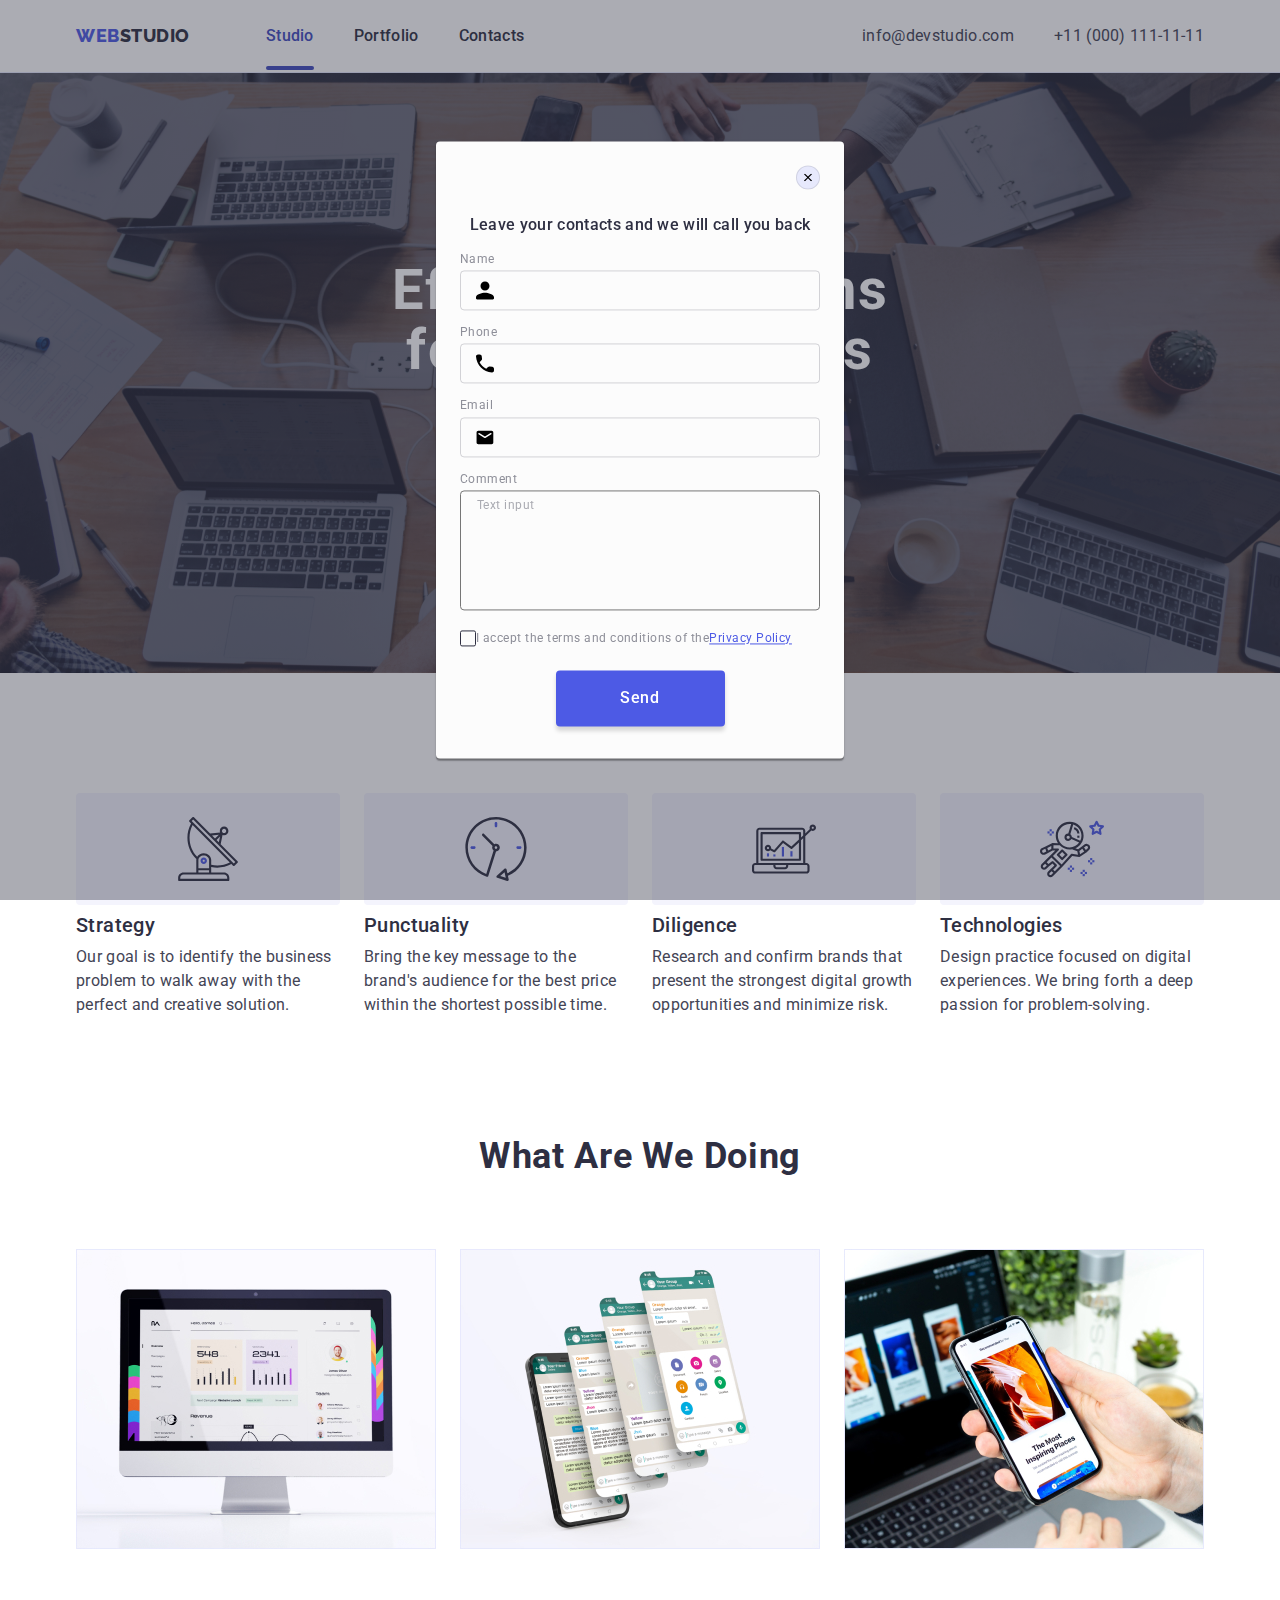
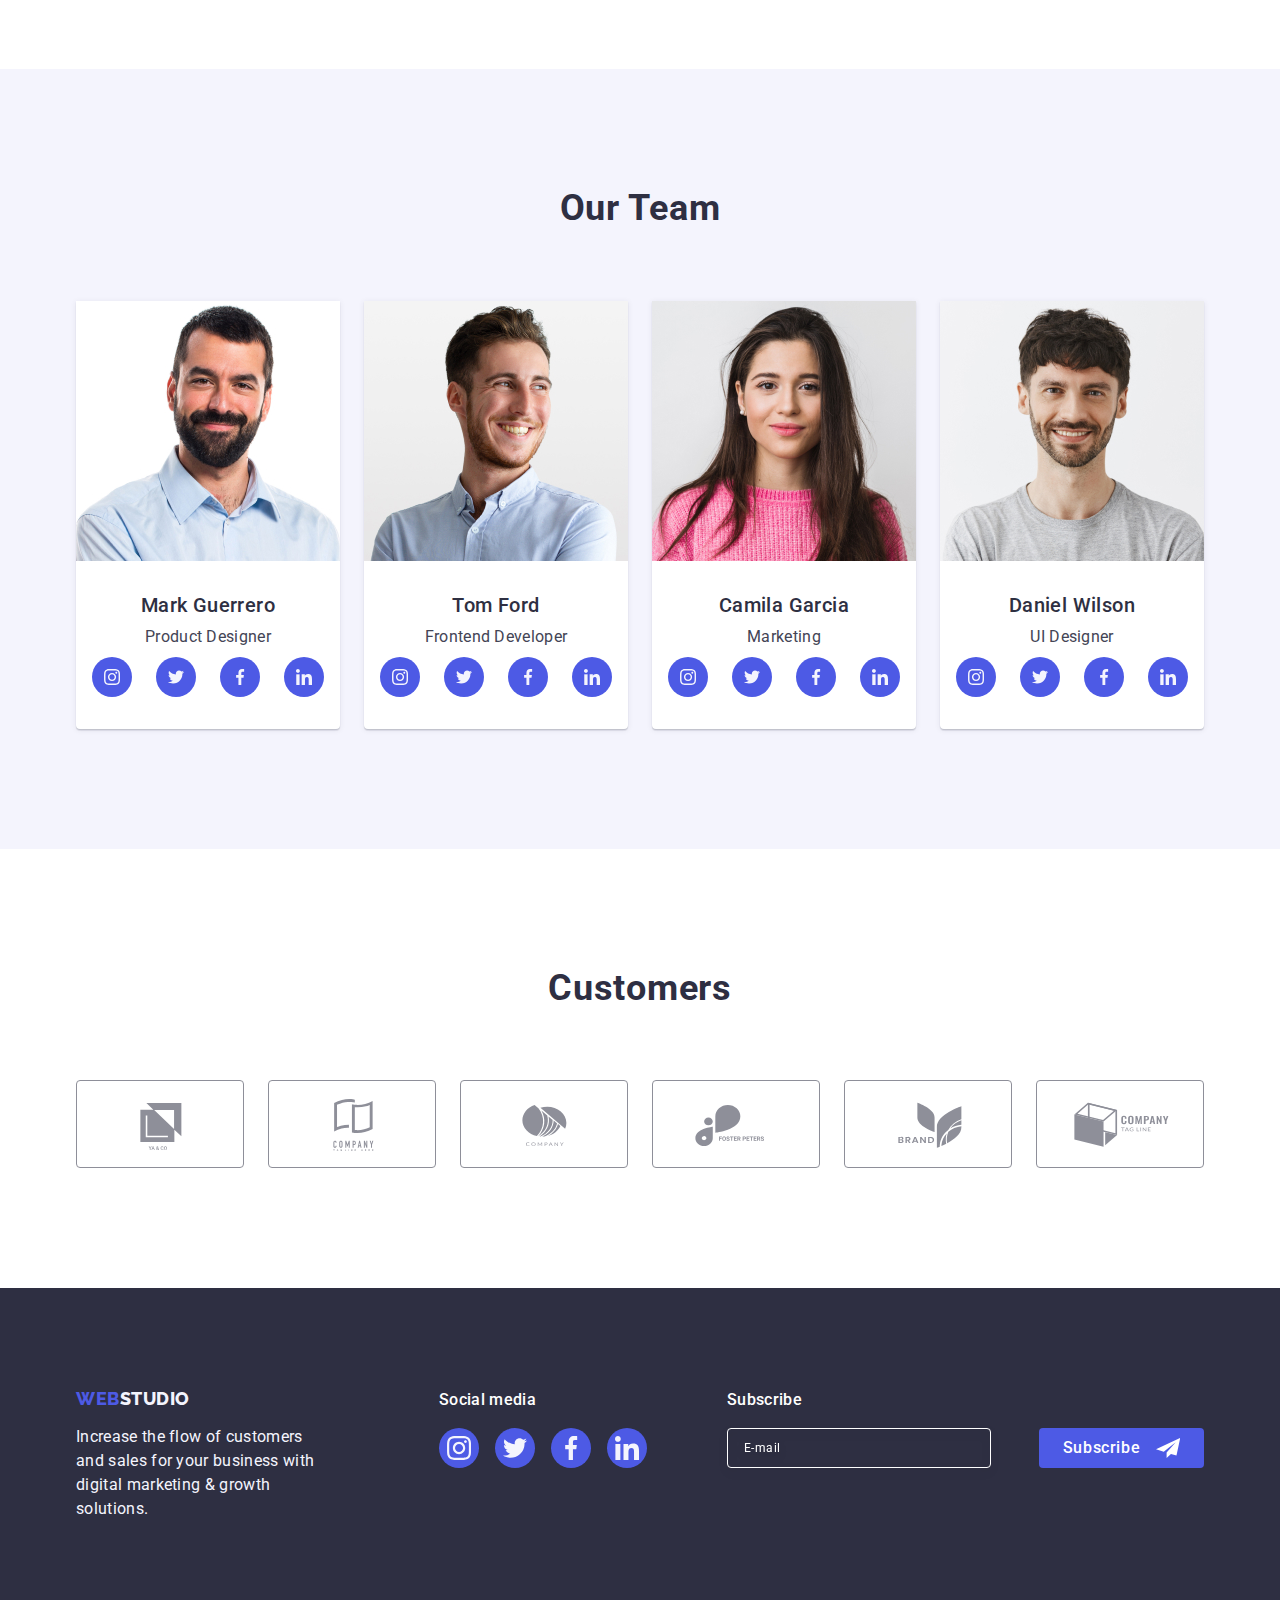
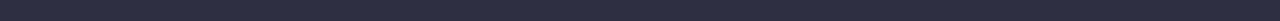
<file: index.html>
<!DOCTYPE html>
<html lang="en">
  <head>
    <meta charset="UTF-8" />
    <meta http-equiv="X-UA-Compatible" content="IE=edge" />
    <meta name="viewport" content="width=device-width, initial-scale=1.0" />
    <title>WebStudio</title>

    <link rel="preconnect" href="https://fonts.googleapis.com" />
    <link rel="preconnect" href="https://fonts.gstatic.com" crossorigin />
    <link
      href="https://fonts.googleapis.com/css2?family=Raleway:wght@800&family=Roboto:wght@400;500;700;900&display=swap"
      rel="stylesheet"
    />

    <link
      rel="stylesheet"
      href="https://cdn.jsdelivr.net/npm/modern-normalize@1.1.0/modern-normalize.min.css"
    />
    <link rel="stylesheet" href="./css/styles.css" />
  </head>
  <body>
    <!-- хедер -->

    <header class="page-header">
      <div class="container page-header-container">
        <nav class="header-nav">
          <a class="logo link header-logo" href="./index.html"
            >WEB<span class="logo-web">Studio</span></a
          >
          <ul class="nav-list list">
            <li>
              <a
                class="nav-list-item link nav-list-pseudo header-studio-link"
                href="./index.html"
                >Studio</a
              >
            </li>
            <li>
              <a class="nav-list-item link" href="./portfolio.html"
                >Portfolio</a
              >
            </li>
            <li>
              <a class="nav-list-item link" href="">Contacts</a>
            </li>
          </ul>
        </nav>
        <address class="adress">
          <ul class="contact list">
            <li>
              <a class="contact link" href="mailto:info@devstudio.com"
                >info@devstudio.com</a
              >
            </li>
            <li>
              <a class="contact link" href="tel:+110001111111"
                >+11 (000) 111-11-11</a
              >
            </li>
          </ul>
        </address>
      </div>
    </header>

    <!-- основний блок -->

    <main>
      <!-- сторінка герой -->

      <section class="hero-section">
        <div class="container">
          <h1 class="main-title">
            Effective Solutions <br />
            for Your Business
          </h1>
          <button class="order-service-btn" type="button" data-modal-open>
            Order Service
          </button>
        </div>
      </section>

      <!-- наші цілі-->

      <section class="section">
        <div class="container">
          <h2 class="visually-hidden">Our goals</h2>
          <ul class="list goals-list">
            <li class="goals-list-item">
              <div class="icon-goals-list">
                <svg class="icon-goals" width="64" height="64">
                  <use href="./images/icons.svg#icon-antenna"></use>
                </svg>
              </div>
              <h3 class="goals">Strategy</h3>
              <p class="goals-description">
                Our goal is to identify the business problem to walk away with
                the perfect and creative solution.
              </p>
            </li>
            <li class="goals-list-item">
              <div class="icon-goals-list">
                <svg class="icon-goals" width="64" height="64">
                  <use href="./images/icons.svg#icon-clock"></use>
                </svg>
              </div>
              <h3 class="goals">Punctuality</h3>
              <p class="goals-description">
                Bring the key message to the brand's audience for the best price
                within the shortest possible time.
              </p>
            </li>
            <li class="goals-list-item">
              <div class="icon-goals-list">
                <svg class="icon-goals" width="64" height="64">
                  <use href="./images/icons.svg#icon-diagram"></use>
                </svg>
              </div>
              <h3 class="goals">Diligence</h3>
              <p class="goals-description">
                Research and confirm brands that present the strongest digital
                growth opportunities and minimize risk.
              </p>
            </li>
            <li class="goals-list-item">
              <div class="icon-goals-list">
                <svg class="icon-goals" width="64" height="64">
                  <use href="./images/icons.svg#icon-astronaut"></use>
                </svg>
              </div>
              <h3 class="goals">Technologies</h3>
              <p class="goals-description">
                Design practice focused on digital experiences. We bring forth a
                deep passion for problem-solving.
              </p>
            </li>
          </ul>
        </div>
      </section>

      <!-- приклади робіт -->

      <section class="work-examples-section">
        <div class="container">
          <h2 class="work-examples-title">What are we doing</h2>
          <ul class="list work-examples-list">
            <li class="work-examples-item">
              <img
                src="./images/what-are-we-doing/img-1.jpg"
                alt="imac"
                width="360"
                height="300"
              />
            </li>
            <li class="work-examples-item">
              <img
                src="./images/what-are-we-doing/img-2.jpg"
                alt="iphone"
                width="360"
                height="300"
              />
            </li>
            <li class="work-examples-item">
              <img
                src="./images/what-are-we-doing/img-3.jpg"
                alt="macbook"
                width="360"
                height="300"
              />
            </li>
          </ul>
        </div>
      </section>

      <!-- наша команда -->

      <section class="our-team section">
        <div class="container">
          <h2 class="our-team-title">Our Team</h2>
          <ul class="list our-team-list">
            <li class="our-team-item">
              <img
                src="./images/our-team/mark-guerrero.jpg"
                alt="Mark Guerrero"
                width="264"
                height="260"
              />
              <div class="our-team-card">
                <h3 class="our-team-name">Mark Guerrero</h3>
                <p class="our-team-position">Product Designer</p>
                <ul class="social-network-list list">
                  <li class="social-network-item">
                    <a href="" class="social-network-link">
                      <svg
                        class="social-network-icon"
                        aria-label="іконка інстаграму"
                        width="16"
                        height="16"
                      >
                        <use href="./images/icons.svg#icon-instagram"></use>
                      </svg>
                    </a>
                  </li>
                  <li class="social-network-item">
                    <a href="" class="social-network-link">
                      <svg
                        class="social-network-icon"
                        aria-label="іконка твітера"
                        width="16"
                        height="16"
                      >
                        <use href="./images/icons.svg#icon-twitter"></use>
                      </svg>
                    </a>
                  </li>
                  <li class="social-network-item">
                    <a href="" class="social-network-link">
                      <svg
                        class="social-network-icon"
                        aria-label="іконка фейсбук"
                        width="16"
                        height="16"
                      >
                        <use href="./images/icons.svg#icon-facebook"></use>
                      </svg>
                    </a>
                  </li>
                  <li class="social-network-item">
                    <a href="" class="social-network-link">
                      <svg
                        class="social-network-icon"
                        aria-label="іконка лінкедина"
                        width="16"
                        height="16"
                      >
                        <use href="./images/icons.svg#icon-linkedin"></use>
                      </svg>
                    </a>
                  </li>
                </ul>
              </div>
            </li>
            <li class="our-team-item">
              <img
                src="./images/our-team/tom-ford.jpg"
                alt="Tom Ford"
                width="264"
                height="260"
              />
              <div class="our-team-card">
                <h3 class="our-team-name">Tom Ford</h3>
                <p class="our-team-position">Frontend Developer</p>
                <ul class="social-network-list list">
                  <li class="social-network-item">
                    <a href="" class="social-network-link">
                      <svg
                        class="social-network-icon"
                        aria-label="іконка інстаграму"
                        width="16"
                        height="16"
                      >
                        <use href="./images/icons.svg#icon-instagram"></use>
                      </svg>
                    </a>
                  </li>
                  <li class="social-network-item">
                    <a href="" class="social-network-link">
                      <svg
                        class="social-network-icon"
                        aria-label="іконка твітера"
                        width="16"
                        height="16"
                      >
                        <use href="./images/icons.svg#icon-twitter"></use>
                      </svg>
                    </a>
                  </li>
                  <li class="social-network-item">
                    <a href="" class="social-network-link">
                      <svg
                        class="social-network-icon"
                        aria-label="іконка фейсбук"
                        width="16"
                        height="16"
                      >
                        <use href="./images/icons.svg#icon-facebook"></use>
                      </svg>
                    </a>
                  </li>
                  <li class="social-network-item">
                    <a href="" class="social-network-link">
                      <svg
                        class="social-network-icon"
                        aria-label="іконка лінкедина"
                        width="16"
                        height="16"
                      >
                        <use href="./images/icons.svg#icon-linkedin"></use>
                      </svg>
                    </a>
                  </li>
                </ul>
              </div>
            </li>
            <li class="our-team-item">
              <img
                src="./images/our-team/camila-garcia.jpg"
                alt="Camila Garcia"
                width="264"
                height="260"
              />
              <div class="our-team-card">
                <h3 class="our-team-name">Camila Garcia</h3>
                <p class="our-team-position">Marketing</p>
                <ul class="social-network-list list">
                  <li class="social-network-item">
                    <a href="" class="social-network-link">
                      <svg
                        class="social-network-icon"
                        aria-label="іконка інстаграму"
                        width="16"
                        height="16"
                      >
                        <use href="./images/icons.svg#icon-instagram"></use>
                      </svg>
                    </a>
                  </li>
                  <li class="social-network-item">
                    <a href="" class="social-network-link">
                      <svg
                        class="social-network-icon"
                        aria-label="іконка твітера"
                        width="16"
                        height="16"
                      >
                        <use href="./images/icons.svg#icon-twitter"></use>
                      </svg>
                    </a>
                  </li>
                  <li class="social-network-item">
                    <a href="" class="social-network-link">
                      <svg
                        class="social-network-icon"
                        aria-label="іконка фейсбук"
                        width="16"
                        height="16"
                      >
                        <use href="./images/icons.svg#icon-facebook"></use>
                      </svg>
                    </a>
                  </li>
                  <li class="social-network-item">
                    <a href="" class="social-network-link">
                      <svg
                        class="social-network-icon"
                        aria-label="іконка лінкедина"
                        width="16"
                        height="16"
                      >
                        <use href="./images/icons.svg#icon-linkedin"></use>
                      </svg>
                    </a>
                  </li>
                </ul>
              </div>
            </li>
            <li class="our-team-item">
              <img
                src="./images/our-team/daniel-wilson.jpg"
                alt="Daniel Wilson"
                width="264"
                height="260"
              />
              <div class="our-team-card">
                <h3 class="our-team-name">Daniel Wilson</h3>
                <p class="our-team-position">UI Designer</p>
                <ul class="social-network-list list">
                  <li class="social-network-item">
                    <a href="" class="social-network-link">
                      <svg
                        class="social-network-icon"
                        aria-label="іконка інстаграму"
                        width="16"
                        height="16"
                      >
                        <use href="./images/icons.svg#icon-instagram"></use>
                      </svg>
                    </a>
                  </li>
                  <li class="social-network-item">
                    <a href="" class="social-network-link">
                      <svg
                        class="social-network-icon"
                        aria-label="іконка твітера"
                        width="16"
                        height="16"
                      >
                        <use href="./images/icons.svg#icon-twitter"></use>
                      </svg>
                    </a>
                  </li>
                  <li class="social-network-item">
                    <a href="" class="social-network-link">
                      <svg
                        class="social-network-icon"
                        aria-label="іконка фейсбук"
                        width="16"
                        height="16"
                      >
                        <use href="./images/icons.svg#icon-facebook"></use>
                      </svg>
                    </a>
                  </li>
                  <li class="social-network-item">
                    <a href="" class="social-network-link">
                      <svg
                        class="social-network-icon"
                        aria-label="іконка лінкедина"
                        width="16"
                        height="16"
                      >
                        <use href="./images/icons.svg#icon-linkedin"></use>
                      </svg>
                    </a>
                  </li>
                </ul>
              </div>
            </li>
          </ul>
        </div>
      </section>

      <!-- Список клієнтів -->

      <section class="section">
        <div class="container">
          <h2 class="customers-title">Customers</h2>
          <ul class="customers-list-logo list">
            <li class="customers-list">
              <a href="" class="customers-link">
                <svg class="icon-customers-list" width="104" height="56">
                  <use href="./images/icons.svg#icon-client-one"></use>
                </svg>
              </a>
            </li>
            <li class="customers-list">
              <a href="" class="customers-link">
                <svg class="icon-customers-list" width="104" height="56">
                  <use href="./images/icons.svg#icon-client-two"></use>
                </svg>
              </a>
            </li>
            <li class="customers-list">
              <a href="" class="customers-link">
                <svg class="icon-customers-list" width="104" height="56">
                  <use href="./images/icons.svg#icon-client-three"></use>
                </svg>
              </a>
            </li>
            <li class="customers-list">
              <a href="" class="customers-link">
                <svg class="icon-customers-list" width="104" height="56">
                  <use href="./images/icons.svg#icon-client-four"></use>
                </svg>
              </a>
            </li>
            <li class="customers-list">
              <a href="" class="customers-link">
                <svg class="icon-customers-list" width="104" height="56">
                  <use href="./images/icons.svg#icon-client-five"></use>
                </svg>
              </a>
            </li>
            <li class="customers-list">
              <a href="" class="customers-link">
                <svg class="icon-customers-list" width="104" height="56">
                  <use href="./images/icons.svg#icon-client-six"></use>
                </svg>
              </a>
            </li>
          </ul>
        </div>
      </section>
    </main>

    <!-- Футер -->

    <footer class="footer">
      <div class="container footer-container">
        <div class="footer-description-container">
          <a class="logo link footer-logo-link" href="./index.html"
            >WEB<span class="logo-web-footer">Studio</span></a
          >
          <p class="footer-description">
            Increase the flow of customers and sales for your business with
            digital marketing & growth solutions.
          </p>
        </div>
        <div class="footer-social-network-conteiner">
          <p class="social-media-title">Social media</p>
          <ul class="social-network-list-footer list">
            <li class="social-network-item">
              <a href="" class="footer-social-network-link">
                <svg
                  class="footer-social-network-icon"
                  aria-label="іконка інстаграму"
                  width="24"
                  height="24"
                >
                  <use href="./images/icons.svg#icon-instagram"></use>
                </svg>
              </a>
            </li>
            <li class="social-network-item">
              <a href="" class="footer-social-network-link">
                <svg
                  class="footer-social-network-icon"
                  aria-label="іконка твітера"
                  width="24"
                  height="24"
                >
                  <use href="./images/icons.svg#icon-twitter"></use>
                </svg>
              </a>
            </li>
            <li class="social-network-item">
              <a href="" class="footer-social-network-link">
                <svg
                  class="footer-social-network-icon"
                  aria-label="іконка фейсбук"
                  width="24"
                  height="24"
                >
                  <use href="./images/icons.svg#icon-facebook"></use>
                </svg>
              </a>
            </li>
            <li class="social-network-item">
              <a href="" class="footer-social-network-link">
                <svg
                  class="footer-social-network-icon"
                  aria-label="іконка лінкедина"
                  width="24"
                  height="24"
                >
                  <use href="./images/icons.svg#icon-linkedin"></use>
                </svg>
              </a>
            </li>
          </ul>
        </div>
        <div class="footer-subscribe-box">
          <p class="subscribe-title">Subscribe</p>
          <form class="footer-email-form">
            <label class="footer-label-email">
              <input
                class="footer-contact-form-input"
                type="email"
                name="user_email"
                required
                placeholder="E-mail"
              />
            </label>
            <button type="submit" class="subscribe-btn">
              <span class="footer-subscribe-tex-btn">Subscribe</span>
              <svg class="subscribe-icon-send" width="24" height="24">
                <use href="./images/icons.svg#icon-send"></use>
              </svg>
            </button>
          </form>
        </div>
      </div>
    </footer>

    <!-- Модалка -->

    <div class="backdrop" data-modal>
      <div class="modal">
        <button type="button" class="modal-close-btn" data-modal-close>
          <svg class="modal-close-icon" width="8" height="8">
            <use href="./images/icons.svg#icon-close-btn"></use>
          </svg>
        </button>
        <p class="contact-form-title">
          Leave your contacts and we will call you back
        </p>
        <form class="contact-form">
          <div class="contact-form-input-item">
            <label for="user_name" class="contact-form-field-wrapper">
              <span class="contact-form-field-desc">Name</span>
            </label>
            <div class="contact-form-input-wrapper">
              <input
                class="contact-form-input"
                id="user_name"
                type="text"
                name="user_name"
                required
                pattern="[a-zA-zа-яА-ЯіІїЇєЄыЫъЪгГ']+"
              />
              <svg
                class="contact-form-input-icon"
                aria-label="іконка користувача"
                width="18"
                height="24"
              >
                <use href="./images/icons.svg#icon-user"></use>
              </svg>
            </div>
            <label class="contact-form-field-wrapper">
              <span class="contact-form-field-desc">Phone</span>
            </label>
            <div class="contact-form-input-wrapper">
              <input
                class="contact-form-input"
                id="user_tel"
                type="tel"
                name="user_tel"
                required
                pattern="[0-9]{3}-[0-9]{3}-[0-9]{2}-[0-9]{2}"
                title="xxx-xxx-xx-xx"
              />
              <svg
                class="contact-form-input-icon"
                aria-label="іконка телефону"
                width="18"
                height="24"
              >
                <use href="./images/icons.svg#icon-phone"></use>
              </svg>
            </div>
            <label class="contact-form-field-wrapper">
              <span class="contact-form-field-desc">Email</span>
            </label>
            <div class="contact-form-input-wrapper">
              <input
                class="contact-form-input"
                id="user_email"
                type="email"
                name="user_email"
                required
              />
              <svg
                class="contact-form-input-icon"
                aria-label="іконка Емейлу"
                width="18"
                height="24"
              >
                <use href="./images/icons.svg#icon-email"></use>
              </svg>
            </div>
            <div class="textarea-box">
              <label for="user_comment" class="contact-form-field-wrapper">
                <span class="contact-form-field-desc">Comment</span>
              </label>
              <textarea
                class="contact-form-message"
                id="user_comment"
                name="user-comment"
                placeholder="Text input"
              ></textarea>
            </div>
            <div class="textarea-item">
              <input
                class="contact-form-checkbox visually-hidden"
                id="user_privacy"
                type="checkbox"
                name="user_privacy"
                value="true"
                required
              />
              <label for="user-privacy" class="contact-form-checkbox-wrapper">
                <span class="contact-form-own-checkbox"
                  ><svg class="checked-icon" width="10" height="8">
                    <use
                      class="contakt-form-checkmarc-icon"
                      href="./images/icons.svg#icon-checkmark"
                    ></use>
                  </svg>
                </span>
                I accept the terms and conditions of the
                <a href="#" class="privacy-policy">Privacy Policy</a>
              </label>
            </div>
            <button type="submit" class="contact-form-submit">Send</button>
          </div>
        </form>
      </div>
    </div>
    <script src="./js/modal.js"></script>
  </body>
</html>
</file>
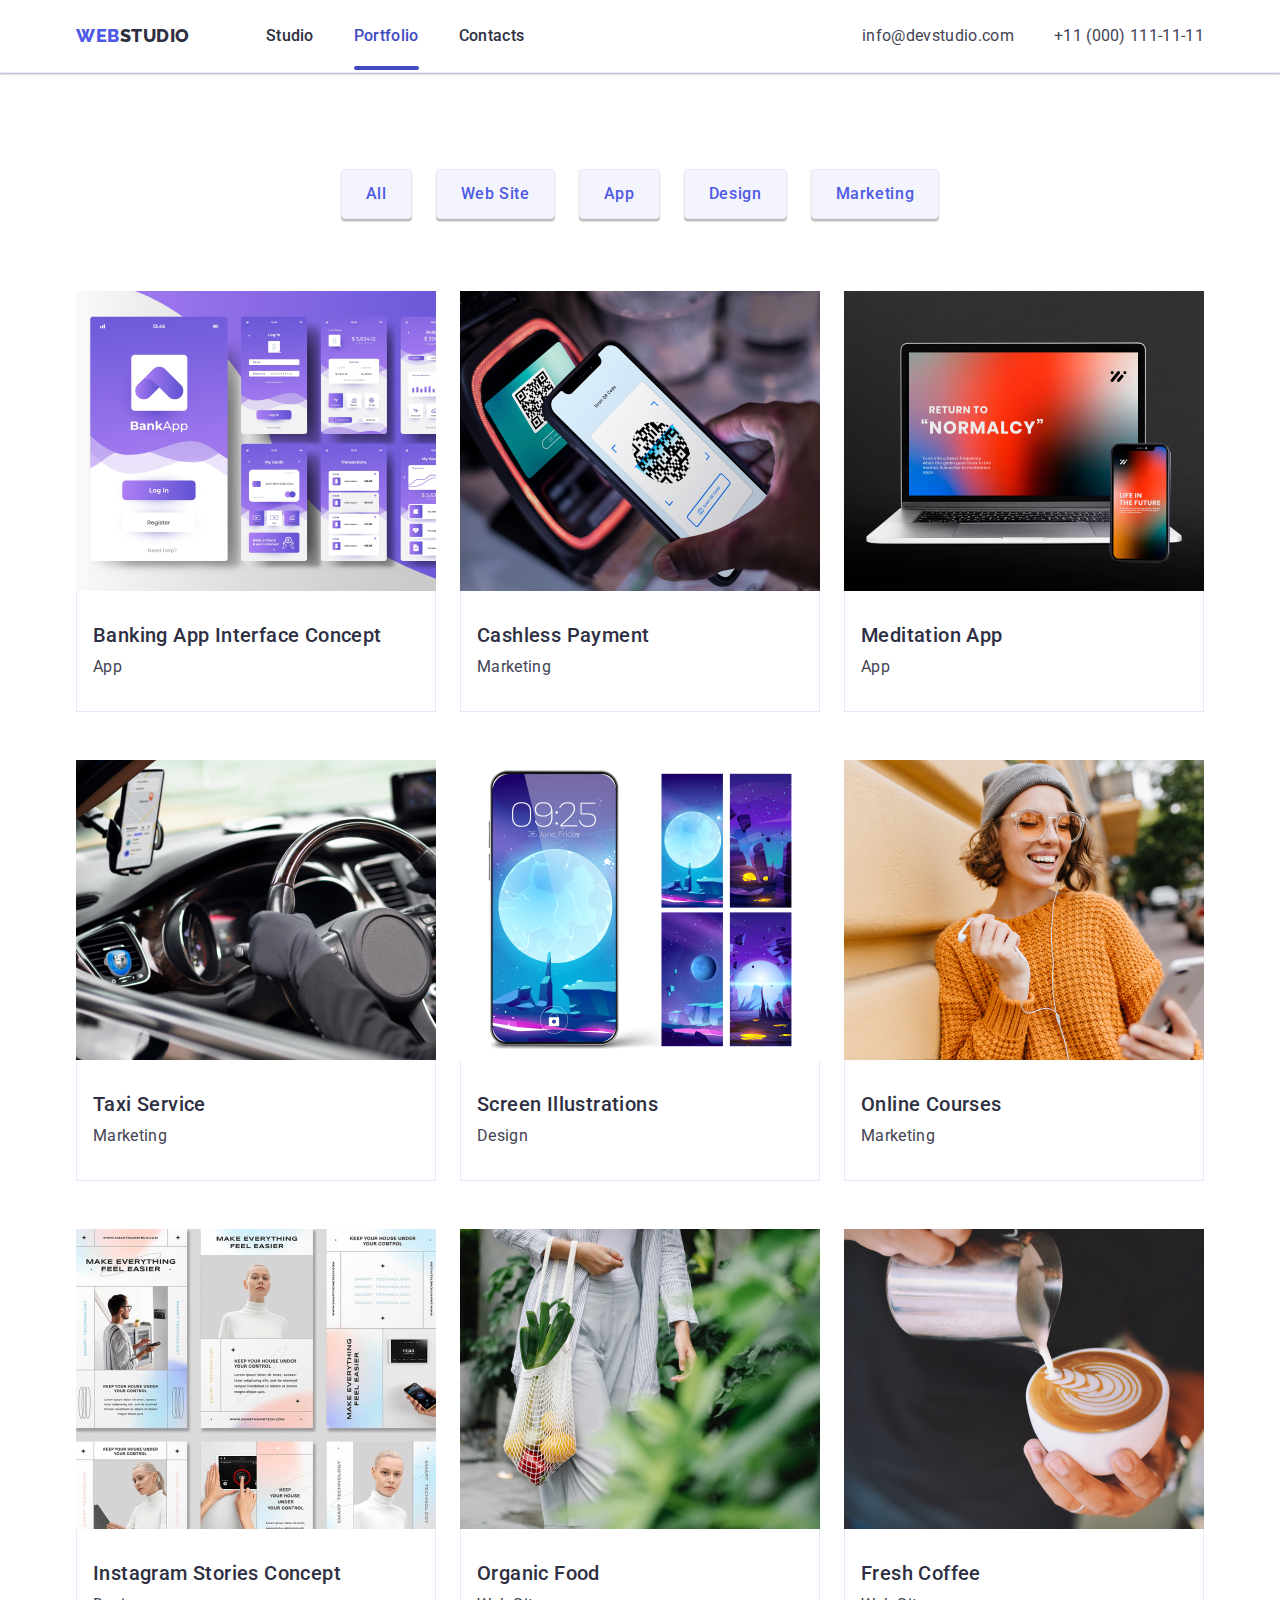
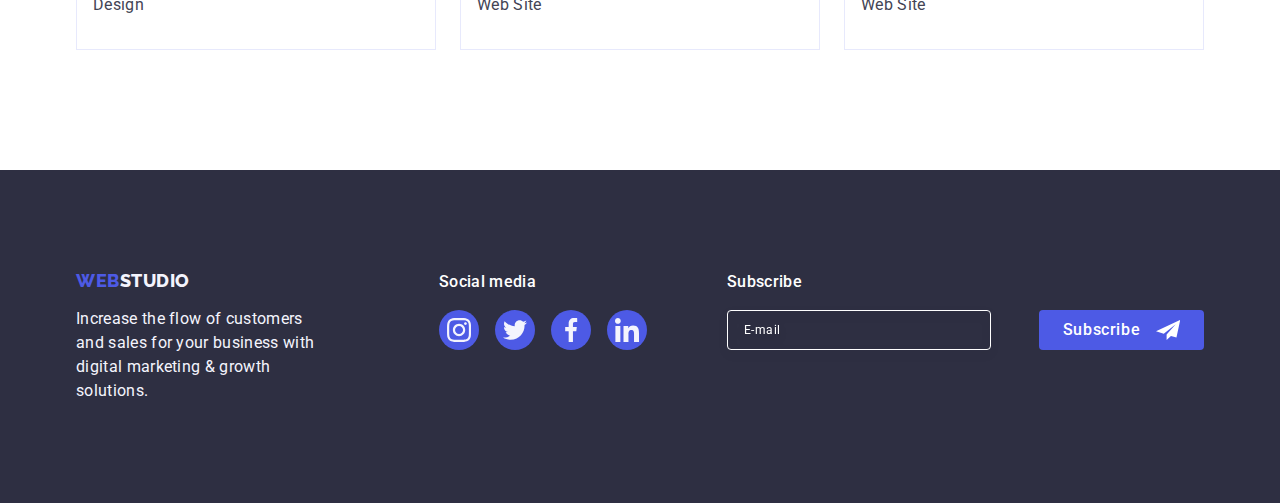
<file: portfolio.html>
<!DOCTYPE html>
<html lang="en">
  <head>
    <meta charset="UTF-8" />
    <meta http-equiv="X-UA-Compatible" content="IE=edge" />
    <meta name="viewport" content="width=device-width, initial-scale=1.0" />
    <title>WebStudio</title>

    <link rel="preconnect" href="https://fonts.googleapis.com" />
    <link rel="preconnect" href="https://fonts.gstatic.com" crossorigin />
    <link
      href="https://fonts.googleapis.com/css2?family=Raleway:wght@800&family=Roboto:wght@400;500;700;900&display=swap"
      rel="stylesheet"
    />
    <link
      rel="stylesheet"
      href="https://cdn.jsdelivr.net/npm/modern-normalize@1.1.0/modern-normalize.min.css"
    />
    <link rel="stylesheet" href="./css/styles.css" />
  </head>
  <body>
    <!-- хедер -->

    <header class="page-header">
      <div class="container page-header-container">
        <nav class="header-nav">
          <a class="logo link header-logo" href="./index.html"
            >WEB<span class="logo-web">Studio</span></a
          >
          <ul class="nav-list list">
            <li>
              <a class="nav-list-item link" href="./index.html">Studio</a>
            </li>
            <li>
              <a
                class="nav-list-item link nav-list-pseudo header-portfolio-link"
                href="./portfolio.html"
                >Portfolio</a
              >
            </li>
            <li>
              <a class="nav-list-item link" href="">Contacts</a>
            </li>
          </ul>
        </nav>
        <address class="adress">
          <ul class="contact list">
            <li>
              <a class="contact link" href="mailto:info@devstudio.com"
                >info@devstudio.com</a
              >
            </li>
            <li>
              <a class="contact link" href="tel:+110001111111"
                >+11 (000) 111-11-11</a
              >
            </li>
          </ul>
        </address>
      </div>
    </header>

    <!-- основний блок -->

    <main>
      <section class="main-section">
        <div class="container">
          <h1 class="visually-hidden">Filters</h1>
          <ul class="list list-btn">
            <li><button class="filter-btn" type="button">All</button></li>
            <li><button class="filter-btn" type="button">Web Site</button></li>
            <li><button class="filter-btn" type="button">App</button></li>
            <li><button class="filter-btn" type="button">Design</button></li>
            <li><button class="filter-btn" type="button">Marketing</button></li>
          </ul>
          <ul class="list project-list">
            <li class="project-item">
              <a class="link project-link" href="">
                <div class="project-list-img-wrapper">
                  <img
                    src="./images/projects/banking-app-interface-concept.jpg"
                    alt="Bank App"
                    width="360"
                    height="300"
                  />
                  <p class="overlay">
                    14 Stylish and User-Friendly App Design Concepts · Task
                    Manager App · Calorie Tracker App · Exotic Fruit Ecommerce
                    App · Cloud Storage App
                  </p>
                </div>
                <div class="project-container">
                  <h2 class="project-name link">
                    Banking App Interface Concept
                  </h2>
                  <p class="project-description">App</p>
                </div>
              </a>
            </li>
            <li class="project-item">
              <a class="link project-link" href="">
                <div class="project-list-img-wrapper">
                  <img
                    src="./images/projects/cashless-payment.jpg"
                    alt="Smartphone"
                    width="360"
                    height="300"
                  />
                  <p class="overlay">
                    14 Stylish and User-Friendly App Design Concepts · Task
                    Manager App · Calorie Tracker App · Exotic Fruit Ecommerce
                    App · Cloud Storage App
                  </p>
                </div>
                <div class="project-container">
                  <h2 class="project-name link">Cashless Payment</h2>
                  <p class="project-description">Marketing</p>
                </div>
              </a>
            </li>
            <li class="project-item">
              <a class="link project-link" href="">
                <div class="project-list-img-wrapper">
                  <img
                    src="./images/projects/meditation-app.jpg"
                    alt="Laptop and smartphone"
                    width="360"
                    height="300"
                  />
                  <p class="overlay">
                    14 Stylish and User-Friendly App Design Concepts · Task
                    Manager App · Calorie Tracker App · Exotic Fruit Ecommerce
                    App · Cloud Storage App
                  </p>
                </div>
                <div class="project-container">
                  <h2 class="project-name link">Meditation App</h2>
                  <p class="project-description">App</p>
                </div>
              </a>
            </li>
            <li class="project-item">
              <a class="link project-link" href="">
                <div class="project-list-img-wrapper">
                  <img
                    src="./images/projects/taxi-service.jpg"
                    alt="Driver"
                    width="360"
                    height="300"
                  />
                  <p class="overlay">
                    14 Stylish and User-Friendly App Design Concepts · Task
                    Manager App · Calorie Tracker App · Exotic Fruit Ecommerce
                    App · Cloud Storage App
                  </p>
                </div>
                <div class="project-container">
                  <h2 class="project-name link">Taxi Service</h2>
                  <p class="project-description">Marketing</p>
                </div>
              </a>
            </li>
            <li class="project-item">
              <a class="link project-link" href="">
                <div class="project-list-img-wrapper">
                  <img
                    src="./images/projects/screen-illustrations.jpg"
                    alt="Smartphone"
                    width="360"
                    height="300"
                  />
                  <p class="overlay">
                    14 Stylish and User-Friendly App Design Concepts · Task
                    Manager App · Calorie Tracker App · Exotic Fruit Ecommerce
                    App · Cloud Storage App
                  </p>
                </div>
                <div class="project-container">
                  <h2 class="project-name link">Screen Illustrations</h2>
                  <p class="project-description">Design</p>
                </div>
              </a>
            </li>
            <li class="project-item">
              <a class="link project-link" href="">
                <div class="project-list-img-wrapper">
                  <img
                    src="./images/projects/online-courses.jpg"
                    alt="Girl"
                    width="360"
                    height="300"
                  />
                  <p class="overlay">
                    14 Stylish and User-Friendly App Design Concepts · Task
                    Manager App · Calorie Tracker App · Exotic Fruit Ecommerce
                    App · Cloud Storage App
                  </p>
                </div>
                <div class="project-container">
                  <h2 class="project-name link">Online Courses</h2>
                  <p class="project-description">Marketing</p>
                </div>
              </a>
            </li>
            <li class="project-item">
              <a class="link project-link" href="">
                <div class="project-list-img-wrapper">
                  <img
                    src="./images/projects/instagram-stories-concept.jpg"
                    alt="Instagram stories"
                    width="360"
                    height="300"
                  />
                  <p class="overlay">
                    14 Stylish and User-Friendly App Design Concepts · Task
                    Manager App · Calorie Tracker App · Exotic Fruit Ecommerce
                    App · Cloud Storage App
                  </p>
                </div>
                <div class="project-container">
                  <h2 class="project-name link">Instagram Stories Concept</h2>
                  <p class="project-description">Design</p>
                </div>
              </a>
            </li>
            <li class="project-item">
              <a class="link project-link" href="">
                <div class="project-list-img-wrapper">
                  <img
                    src="./images/projects/organic-food.jpg"
                    alt="Vegetables"
                    width="360"
                    height="300"
                  />
                  <p class="overlay">
                    14 Stylish and User-Friendly App Design Concepts · Task
                    Manager App · Calorie Tracker App · Exotic Fruit Ecommerce
                    App · Cloud Storage App
                  </p>
                </div>
                <div class="project-container">
                  <h2 class="project-name link">Organic Food</h2>
                  <p class="project-description">Web Site</p>
                </div>
              </a>
            </li>
            <li class="project-item">
              <a class="link project-link" href="">
                <div class="project-list-img-wrapper">
                  <img
                    src="./images/projects/fresh-coffee.jpg"
                    alt="Cup of coffee"
                    width="360"
                    height="300"
                  />
                  <p class="overlay">
                    14 Stylish and User-Friendly App Design Concepts · Task
                    Manager App · Calorie Tracker App · Exotic Fruit Ecommerce
                    App · Cloud Storage App
                  </p>
                </div>
                <div class="project-container">
                  <h2 class="project-name link">Fresh Coffee</h2>
                  <p class="project-description">Web Site</p>
                </div>
              </a>
            </li>
          </ul>
        </div>
      </section>
    </main>

    <!-- Футер -->

    <footer class="footer">
      <div class="container footer-container">
        <div class="footer-description-container">
          <a class="logo link footer-logo-link" href="./index.html"
            >WEB<span class="logo-web-footer">Studio</span></a
          >
          <p class="footer-description">
            Increase the flow of customers and sales for your business with
            digital marketing & growth solutions.
          </p>
        </div>
        <div class="footer-social-network-conteiner">
          <p class="social-media-title">Social media</p>
          <ul class="social-network-list-footer list">
            <li class="social-network-item">
              <a href="" class="footer-social-network-link">
                <svg
                  class="footer-social-network-icon"
                  aria-label="іконка інстаграму"
                  width="24"
                  height="24"
                >
                  <use href="./images/icons.svg#icon-instagram"></use>
                </svg>
              </a>
            </li>
            <li class="social-network-item">
              <a href="" class="footer-social-network-link">
                <svg
                  class="footer-social-network-icon"
                  aria-label="іконка твітера"
                  width="24"
                  height="24"
                >
                  <use href="./images/icons.svg#icon-twitter"></use>
                </svg>
              </a>
            </li>
            <li class="social-network-item">
              <a href="" class="footer-social-network-link">
                <svg
                  class="footer-social-network-icon"
                  aria-label="іконка фейсбук"
                  width="24"
                  height="24"
                >
                  <use href="./images/icons.svg#icon-facebook"></use>
                </svg>
              </a>
            </li>
            <li class="social-network-item">
              <a href="" class="footer-social-network-link">
                <svg
                  class="footer-social-network-icon"
                  aria-label="іконка лінкедина"
                  width="24"
                  height="24"
                >
                  <use href="./images/icons.svg#icon-linkedin"></use>
                </svg>
              </a>
            </li>
          </ul>
        </div>
        <div class="footer-subscribe-box">
          <p class="subscribe-title">Subscribe</p>
          <form class="footer-email-form">
            <label class="footer-label-email">
              <input
                class="footer-contact-form-input"
                type="email"
                name="user_email"
                required
                placeholder="E-mail"
              />
            </label>
            <button type="submit" class="subscribe-btn">
              <span class="footer-subscribe-tex-btn">Subscribe</span>
              <svg class="subscribe-icon-send" width="24" height="24">
                <use href="./images/icons.svg#icon-send"></use>
              </svg>
            </button>
          </form>
        </div>
      </div>
    </footer>
  </body>
</html>
</file>
<file: css/styles.css>
.list {
  list-style: none;
}

.link {
  text-decoration: none;
}

button {
  cursor: pointer;
  display: block;
}

:root {
  color: #ffffff;
  font-family: "Roboto", sans-serif;
  color: #434455;
}

body {
  font-family: "Roboto", sans-serif;
  background-color: #ffffff;
}

h1,
h2,
h3,
h4,
p {
  margin-top: 0;
  margin-bottom: 0;
  margin-right: 0;
}
ul,
ol {
  margin-top: 0;
  margin-bottom: 0;
  padding-left: 0;
}

img {
  display: block;
}

.container {
  width: 1158px;
  margin-left: auto;
  margin-right: auto;
  padding-left: 15px;
  padding-right: 15px;
}

.section {
  padding-top: 120px;
  padding-bottom: 120px;
}

.visually-hidden {
  position: absolute;
  width: 1px;
  height: 1px;
  margin: -1px;
  border: 0;
  padding: 0;
  white-space: nowrap;
  clip-path: inset(100%);
  clip: rect(0 0 0 0);
  overflow: hidden;
}

/* ==============================header=============================== */

.logo {
  font-family: "Raleway", sans-serif;
  font-weight: 800;
  font-size: 18px;
  line-height: 1.17;
  letter-spacing: 0.03em;
  color: #4d5ae5;
  text-transform: uppercase;
  display: inline-block;
}

.header-logo {
  margin-right: 76px;
}

.logo-web {
  color: #2e2f42;
}

.nav-list-item {
  position: relative;
  font-weight: 500;
  font-size: 16px;
  line-height: 1.5;
  letter-spacing: 0.02em;
  color: #2e2f42;
  padding-top: 24px;
  padding-bottom: 24px;
  transition-property: color;
  transition-duration: 250ms;
  transition-timing-function: cubic-bezier(0.4, 0, 0.2, 1);
}

.header-studio-link {
  color: #404bbf;
}

.header-portfolio-link {
  color: #404bbf;
}
.nav-list-item:hover,
.nav-list-item:focus {
  color: #404bbf;
}

.adress {
  font-style: normal;
}
.contact {
  font-weight: 400;
  font-size: 16px;
  line-height: 1.5;
  letter-spacing: 0.02em;
  color: #434455;
  display: flex;
  align-items: center;
  gap: 40px;
  transition-property: color;
  transition-duration: 250ms;
  transition-timing-function: cubic-bezier(0.4, 0, 0.2, 1);
}

.contact:hover,
.contact:focus {
  color: #404bbf;
}

.page-header-container {
  display: flex;
  align-items: center;
  justify-content: space-between;
}

.header-nav {
  display: flex;
  align-items: center;
}

.nav-list {
  display: flex;
  align-items: center;
  gap: 40px;
}

.page-header {
  padding-top: 24px;
  padding-bottom: 24px;
  border-bottom: 1px solid#e7e9fc;
  box-shadow: 0px 2px 1px rgba(46, 47, 66, 0.08),
    0px 1px 1px rgba(46, 47, 66, 0.16), 0px 1px 6px rgba(46, 47, 66, 0.08);
}

.nav-list-pseudo:after {
  position: absolute;
  bottom: -1px;
  display: block;
  content: "";
  font-size: 10px;
  width: 100%;
  height: 4px;
  border-radius: 2px;
  background-color: #404bbf;
  color: #404bbf;
}

/* ==============================MAIN SECTION=============================== */

/* ==============================hero=============================== */

.hero-section {
  max-width: 1440px;
  background-repeat: no-repeat;
  background-position: center;
  background-size: cover;
  background-image: linear-gradient(
      rgba(46, 47, 66, 0.7),
      rgba(46, 47, 66, 0.7)
    ),
    url("../images/hero/people-office.jpg");
  background-color: #2e2f42;
  text-align: center;
  padding-top: 188px;
  padding-bottom: 188px;
  margin-left: auto;
  margin-right: auto;
}

.main-title {
  font-style: normal;
  font-weight: 700;
  font-size: 56px;
  line-height: 1.07;
  letter-spacing: 0.02em;
  color: #ffffff;
  max-width: 496px;
  margin-bottom: 48px;
  margin-left: auto;
  margin-right: auto;
}

.order-service-btn {
  font-weight: 500;
  font-size: 16px;
  line-height: 1.5;
  letter-spacing: 0.04em;
  color: #ffffff;
  background: #4d5ae5;
  border-radius: 4px;
  padding: 16px 32px;
  min-width: 169px;
  border: none;
  margin-left: auto;
  margin-right: auto;
  transition-property: background-color;
  transition-duration: 250ms;
  transition-timing-function: cubic-bezier(0.4, 0, 0.2, 1);
}

.order-service-btn:hover,
.order-service-btn:focus {
  background: #404bbf;
}

/* ==============================our goals=============================== */

.goals {
  font-weight: 500;
  font-size: 20px;
  line-height: 1.2;
  letter-spacing: 0.02em;
  color: #2e2f42;
  margin-bottom: 8px;
}

.goals-description {
  font-weight: 400;
  font-size: 16px;
  line-height: 1.5;
  letter-spacing: 0.02em;
  color: #434455;
}

.goals-list {
  display: flex;
  gap: 24px;
}

.goals-list-item {
  flex-basis: calc((100% - 72px) / 4);
}

.icon-goals-list {
  width: 264px;
  height: 112px;
  border-radius: 4px;
  background-color: #f4f4fd;
  margin-bottom: 8px;
  display: flex;
  justify-content: center;
  align-items: center;
}

/* ==============================work examples=============================== */

.work-examples-section {
  padding-bottom: 120px;
}

.work-examples-title {
  font-weight: 700;
  font-size: 36px;
  line-height: 1.11;
  text-align: center;
  letter-spacing: 0.02em;
  text-transform: capitalize;
  color: #2e2f42;
  margin-bottom: 72px;
}

.work-examples-list {
  display: flex;
  gap: 24px;
}

/* ==============================our team=============================== */

.our-team {
  background-color: #f4f4fd;
}

.our-team-title {
  font-weight: 700;
  font-size: 36px;
  line-height: 1.11;
  text-align: center;
  letter-spacing: 0.02em;
  text-transform: capitalize;
  color: #2e2f42;
  margin-bottom: 72px;
}
.our-team-item {
  background-color: #ffffff;
  border-radius: 0px 0px 4px 4px;
  box-shadow: 0px 1px 6px rgba(46, 47, 66, 0.08),
    0px 1px 1px rgba(46, 47, 66, 0.16), 0px 2px 1px rgba(46, 47, 66, 0.08);
}

.our-team-name {
  font-weight: 500;
  font-size: 20px;
  line-height: 1.2;
  letter-spacing: 0.02em;
  color: #2e2f42;
  background-color: #ffffff;
  text-align: center;
  margin-bottom: 8px;
}

.our-team-position {
  font-weight: 400;
  font-size: 16px;
  line-height: 1.5;
  letter-spacing: 0.02em;
  color: #434455;
  background-color: #ffffff;
  text-align: center;
  margin-bottom: 8px;
}

.our-team-list {
  display: flex;
  gap: 24px;
}

.our-team-card {
  padding: 32px 0;
}

.social-network-list {
  display: flex;
  justify-content: center;
  gap: 24px;
}

.social-network-item {
  width: 40px;
  height: 40px;
}

.social-network-link {
  display: flex;
  justify-content: center;
  align-items: center;
  column-gap: 24px;
  width: 100%;
  height: 100%;
  border-radius: 50%;
  background-color: #4d5ae5;
  transition-property: background-color;
  transition-duration: 250ms;
  transition-timing-function: cubic-bezier(0.4, 0, 0.2, 1);
}

.social-network-link:hover,
.social-network-link:focus {
  background-color: #404bbf;
}

.social-network-icon {
  fill: #f4f4fd;
}

/* ==============================our clients=============================== */

.customers-title {
  font-weight: 700;
  font-size: 36px;
  line-height: 1.1;
  text-align: center;
  letter-spacing: 0.02em;
  text-transform: capitalize;
  color: #2e2f42;
  margin-bottom: 72px;
}

.customers-list-logo {
  display: flex;
  gap: 24px;
  align-items: center;
  justify-content: center;
}

.customers-list {
  width: 168px;
  height: 88px;
}

.customers-link {
  display: flex;
  align-items: center;
  justify-content: center;
  color: #8e8f99;
  width: 100%;
  height: 100%;
  border: 1px solid #8e8f99;
  border-radius: 4px;
  transition: border-color 250ms cubic-bezier(0.4, 0, 0.2, 1),
    color 250ms cubic-bezier(0.4, 0, 0.2, 1);
}

.customers-link:hover,
.customers-link:focus {
  border-color: #404bbf;
  color: #404bbf;
}

.icon-customers-list {
  fill: currentColor;
}

/* ==============================footer=============================== */

.footer {
  background-color: #2e2f42;
  padding-top: 100px;
  padding-bottom: 100px;
}

.footer-description {
  font-weight: 400;
  font-size: 16px;
  line-height: 1.5;
  letter-spacing: 0.02em;
  color: #f4f4fd;
  max-width: 264px;
}

.logo-web-footer {
  color: #f4f4fd;
}

.footer-logo-link {
  margin-bottom: 16px;
}

.footer-container {
  display: flex;
  align-items: baseline;
}

.footer-description-container {
  margin-right: 120px;
}

.footer-social-network-conteiner {
  margin-right: 80px;
}

.social-media-title {
  font-weight: 500;
  font-size: 16px;
  line-height: 1.5;
  letter-spacing: 0.02em;
  color: #ffffff;
  margin-bottom: 16px;
}

.social-network-list-footer {
  display: flex;
  gap: 16px;
}

.social-network-item {
  width: 40px;
  height: 40px;
}

.footer-social-network-link {
  display: flex;
  align-items: center;
  justify-content: center;
  width: 100%;
  height: 100%;
  background-color: #4d5ae5;
  border-radius: 50%;
  transition-property: background-color;
  transition-duration: 250ms;
  transition-timing-function: cubic-bezier(0.4, 0, 0.2, 1);
}

.footer-social-network-link:hover,
.footer-social-network-link:focus {
  background-color: #31d0aa;
}

.footer-social-network-icon {
  fill: #f4f4fd;
}

.subscribe-title {
  display: block;
  margin-bottom: 16px;
  font-weight: 500;
  font-size: 16px;
  line-height: 1.5;
  letter-spacing: 0.02em;
  color: #ffffff;
}

.footer-email-form {
  display: flex;
}

.footer-label-email {
  margin-right: 24px;
}

.footer-contact-form-input {
  width: 264px;
  height: 40px;
  border-radius: 4px;
  padding-left: 16px;
  margin-right: 24px;
  font-size: 12px;
  line-height: 1.5;
  letter-spacing: 0.04em;
  color: #ffffff;
  background-color: transparent;
  border: 1px solid #ffffff;
  filter: drop-shadow(0px 4px 4px rgba(0, 0, 0, 0.15));
}

.footer-contact-form-input::placeholder {
  color: #ffffff;
}

.footer-contact-form-input:focus,
.footer-contact-form-input:hover {
  outline: none;
  border: 1px solid #ffffff;
}

.subscribe-btn {
  position: relative;
  display: flex;
  justify-content: center;
  align-items: center;
  padding: 0;
  font-weight: 500;
  font-size: 16px;
  line-height: 1.5;
  letter-spacing: 0.04em;
  color: #ffffff;
  background-color: #4d5ae5;
  border-radius: 4px;
  min-width: 165px;
  height: 40px;
  border: none;
  cursor: pointer;
  transition-property: background-color;
  transition-duration: 250ms;
  transition-timing-function: cubic-bezier(0.4, 0, 0.2, 1);
}

.subscribe-btn:hover,
.subscribe-btn:focus {
  background-color: #31d0aa;
}

.subscribe-icon-send {
  margin-left: 16px;
}

.footer-subscribe-tex-btn {
  font-weight: 500;
  font-size: 16px;
  line-height: 1.5;
  letter-spacing: 0.04em;
  color: #ffffff;
}
/* ==============================backdrop=============================== */

.backdrop {
  position: fixed;
  top: 0;
  left: 0;
  width: 100%;
  height: 100%;
  background: rgba(46, 47, 66, 0.4);
  opacity: 1;
  visibility: visible;
  pointer-events: auto;
  transition: opacity 250ms cubic-bezier(0.4, 0, 0.2, 1),
    visibility 250ms cubic-bezier(0.4, 0, 0.2, 1);
}

.modal {
  position: absolute;
  top: 50%;
  left: 50%;
  transform: translate(-50%, -50%);
  width: 408px;
  min-height: 576px;
  border-radius: 4px;
  padding: 72px 24px 24px 24px;
  background-color: #fcfcfc;
  box-shadow: 0px 1px 1px rgba(0, 0, 0, 0.14), 0px 1px 3px rgba(0, 0, 0, 0.12),
    0px 2px 1px rgba(0, 0, 0, 0.2);
  transition: transform;
  transition-duration: 250ms;
  transition-timing-function: cubic-bezier(0.4, 0, 0.2, 1);
}

.modal-close-btn {
  position: absolute;
  top: 24px;
  right: 24px;
  display: flex;
  align-items: center;
  justify-content: center;
  width: 24px;
  height: 24px;
  padding: 0;
  background-color: #e7e9fc;
  border: 1px solid rgba(0, 0, 0, 0.1);
  border-radius: 50%;
  transition: background-color, border;
  transition-duration: 250ms;
  transition-timing-function: cubic-bezier(0.4, 0, 0.2, 1);
}

.modal-close-btn:hover,
.modal-close-btn:focus {
  background-color: #404bbf;
  border: none;
  fill: #ffffff;
}

.modal-close-icon {
  transition: fill;
  transition-duration: 250ms;
  transition-timing-function: cubic-bezier(0.4, 0, 0.2, 1);
}

.is-hidden {
  opacity: 0;
  visibility: hidden;
  pointer-events: none;
}

.contact-form-field-wrapper {
  display: block;
  margin-bottom: 4px;
  font-size: 12px;
  line-height: 1.17;
  letter-spacing: 0.04em;
  color: #8e8f99;
}
.contact-form-checkbox-wrapper {
}

.contact-form-input-item {
  margin-bottom: 8px;
}

.contact-form-title {
  margin-bottom: 16px;
  font-weight: 500;
  font-size: 16px;
  line-height: 1.5;
  text-align: center;
  letter-spacing: 0.02em;
  color: #2e2f42;
}

.contact-form-field-desc {
  display: block;
  margin-bottom: 4px;
  font-weight: 400;
  font-size: 12px;
  line-height: 1.1;
  letter-spacing: 0.04em;
  color: #8e8f99;
}

.contact-form-input {
  width: 100%;
  height: 40px;
  padding-left: 38px;
  border: 1px solid rgba(46, 47, 66, 0.2);
  border-radius: 4px;
  background-color: transparent;
  outline: transparent;
  transition: border-color;
  transition-duration: 250ms;
  transition-timing-function: cubic-bezier(0.4, 0, 0.2, 1);
}

.contact-form-input:focus,
.contact-form-input:hover {
  outline: none;
  border: 1px solid #4d5ae5;
}

.contact-form-input:focus + .contact-form-input-icon,
.contact-form-input:hover + .contact-form-input-icon {
  fill: #4d5ae5;
}

.contact-form-input-icon {
  position: absolute;
  top: 50%;
  left: 16px;
  transform: translateY(-50%);
  transition: fill;
  transition-duration: 250ms;
  transition-timing-function: cubic-bezier(0.4, 0, 0.2, 1);
}

.contact-form-input-wrapper {
  position: relative;
  display: block;
  margin-bottom: 16px;
}

.contact-form-message {
  width: 100%;
  height: 120px;
  border-radius: 4px;
  resize: none;
  padding: 8px 16px;
  font-size: 12px;
  line-height: 1.17;
  letter-spacing: 0.04em;
  background-color: transparent;
  outline: transparent;
  resize: none;
  color: rgba(46, 47, 66, 0.4);
  border: 1px solid rgba(46, 47, 66, 0.2)
  transition: border;
  transition-duration: 250ms;
  transition-timing-function: cubic-bezier(0.4, 0, 0.2, 1);
}

.contact-form-message::placeholder {
  font-weight: 400;
  font-size: 12px;
  line-height: 1.1;
  letter-spacing: 0.04em;
  color: rgba(46, 47, 66, 0.4);
}

.contact-form-message:focus,
.contact-form-message:hover {
  outline: none;
  border: 1px solid #4d5ae5;
}

.contact-form-checkbox-wrapper {
  display: flex;
  align-items: center;
  margin-bottom: 24px;
  font-weight: 400;
  font-size: 12px;
  line-height: 1.17;
  letter-spacing: 0.04em;
  color: #8e8f99;
}

.textarea-box {
  margin-bottom: 16px;
}

.textarea-item{
  margin-bottom: 24px;
}

.contact-form-own-checkbox {
  display: inline-flex;
  align-items: center;
  justify-content: center;
  width: 16px;
  height: 16px; 
  border: 1px solid #2e2f42;
  border-radius: 2px;
  fill: transparent;
}

.checked-icon{

}

.contact-form-checkbox:checked
  + .contact-form-own-checkbox
  .contakt-form-checkmarc-icon {
  opacity: 1;
}

.contact-form-checkbox:checked + .contact-form-own-checkbox {
  background-color: #404bbf;
  fill: #f4f4fd;
}

.contakt-form-checkmarc-icon {
  opacity: 0;
}

.privacy-policy{
   color:#4d5ae5;
}

.contact-form-submit {
  font-weight: 500;
  font-size: 16px;
  line-height: 1.5;
  letter-spacing: 0.04em;
  color: #ffffff;
  background: #4d5ae5;
  box-shadow: 0px 4px 4px rgba(0, 0, 0, 0.15);
  border-radius: 4px;
  padding: 16px 32px;
  min-width: 169px;
  border: none;
  margin-left: auto;
  margin-right: auto;
  transition-property: background-color;
  transition-duration: 250ms;
  transition-timing-function: cubic-bezier(0.4, 0, 0.2, 1);
}

.contact-form-submit:hover,
.contact-form-submit:focus {
  background: #404bbf;
}

/* ==============================portfolio=============================== */

.main-section {
  padding-top: 96px;
  padding-bottom: 120px;
}

.list-btn {
  display: flex;
  justify-content: center;
  gap: 24px;
  margin-bottom: 72px;
}

.filter-btn {
  font-family: "Roboto", sans-serif;
  font-weight: 500;
  font-size: 16px;
  line-height: 1.5;
  display: flex;
  align-items: center;
  text-align: center;
  letter-spacing: 0.04em;
  color: #4d5ae5;
  background: #f4f4fd;
  box-shadow: 0px 3px 1px rgba(0, 0, 0, 0.1), 0px 2px 1px rgba(0, 0, 0, 0.08),
    0px 2px 2px rgba(0, 0, 0, 0.12);
  border-radius: 4px;
  padding: 12px 24px;
  border: 1px solid #e7e9fc;
  transition: color 250ms cubic-bezier(0.4, 0, 0.2, 1),
    background-color 250ms cubic-bezier(0.4, 0, 0.2, 1),
    border-color 250ms cubic-bezier(0.4, 0, 0.2, 1),
    box-shadow 250ms cubic-bezier(0.4, 0, 0.2, 1);
}

.filter-btn:hover,
.filter-btn:focus {
  color: #ffffff;
  background: #404bbf;
  border: 1px solid transparent;
}

.project-list {
  display: flex;
  flex-wrap: wrap;
  column-gap: 24px;
  row-gap: 48px;
}

.project-name {
  font-weight: 500;
  font-size: 20px;
  line-height: 1.2;
  letter-spacing: 0.02em;
  color: #2e2f42;
  margin-bottom: 8px;
}

.project-description {
  font-size: 16px;
  line-height: 1.5;
  letter-spacing: 0.02em;
  color: #434455;
}

.project-item {
  width: calc((100% - 48px) / 3);
}

.project-link {
  display: block;
  transition: box-shadow;
  transition-duration: 250ms;
  transition-timing-function: cubic-bezier(0.4, 0, 0.2, 1);
}

.project-link:hover .overlay,
.project-link:focus .overlay {
  transform: translate(0, 0);
}

.project-link:hover,
.project-link:focus {
  box-shadow: 0px 1px 6px rgba(46, 47, 66, 0.08),
    0px 1px 1px rgba(46, 47, 66, 0.16), 0px 2px 1px rgba(46, 47, 66, 0.08);
}

.project-container {
  padding: 32px 16px;
  border: 1px solid #e7e9fc;
  border-top: none;
}

/* ==============================overlay============================== */

.overlay {
  position: absolute;
  top: 0;
  left: 0;
  width: 100%;
  height: 100%;
  overflow: auto;
  padding: 40px 32px;
  font-style: normal;
  font-weight: 400;
  font-size: 16px;
  line-height: 1.5;
  letter-spacing: 0.02em;
  background-color: #4d5ae5;
  color: #f4f4fd;
  transform: translate(0%, 100%);
  transition-property: transform;
  transition-duration: 250ms;
  transition-timing-function: cubic-bezier(0.4, 0, 0.2, 1);
}

.project-list-img-wrapper {
  position: relative;
  overflow: hidden;
}
</file>
